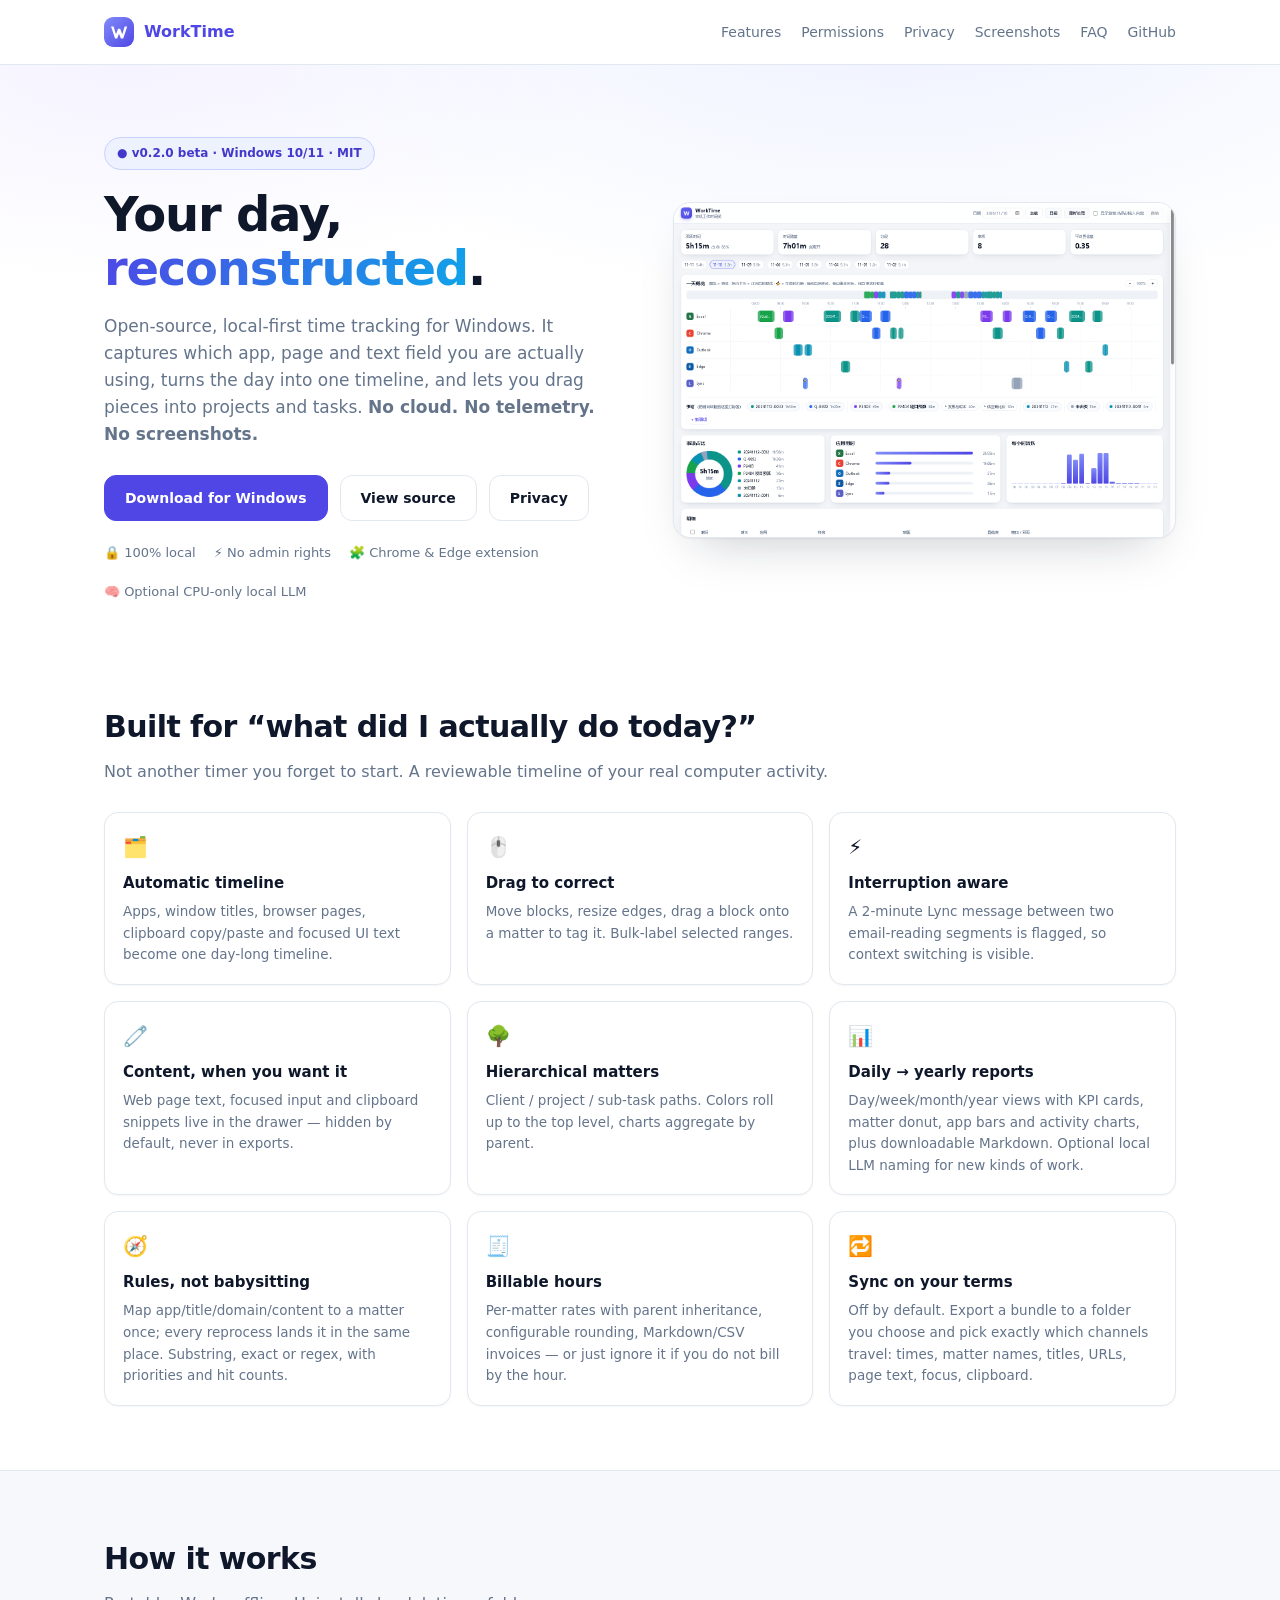
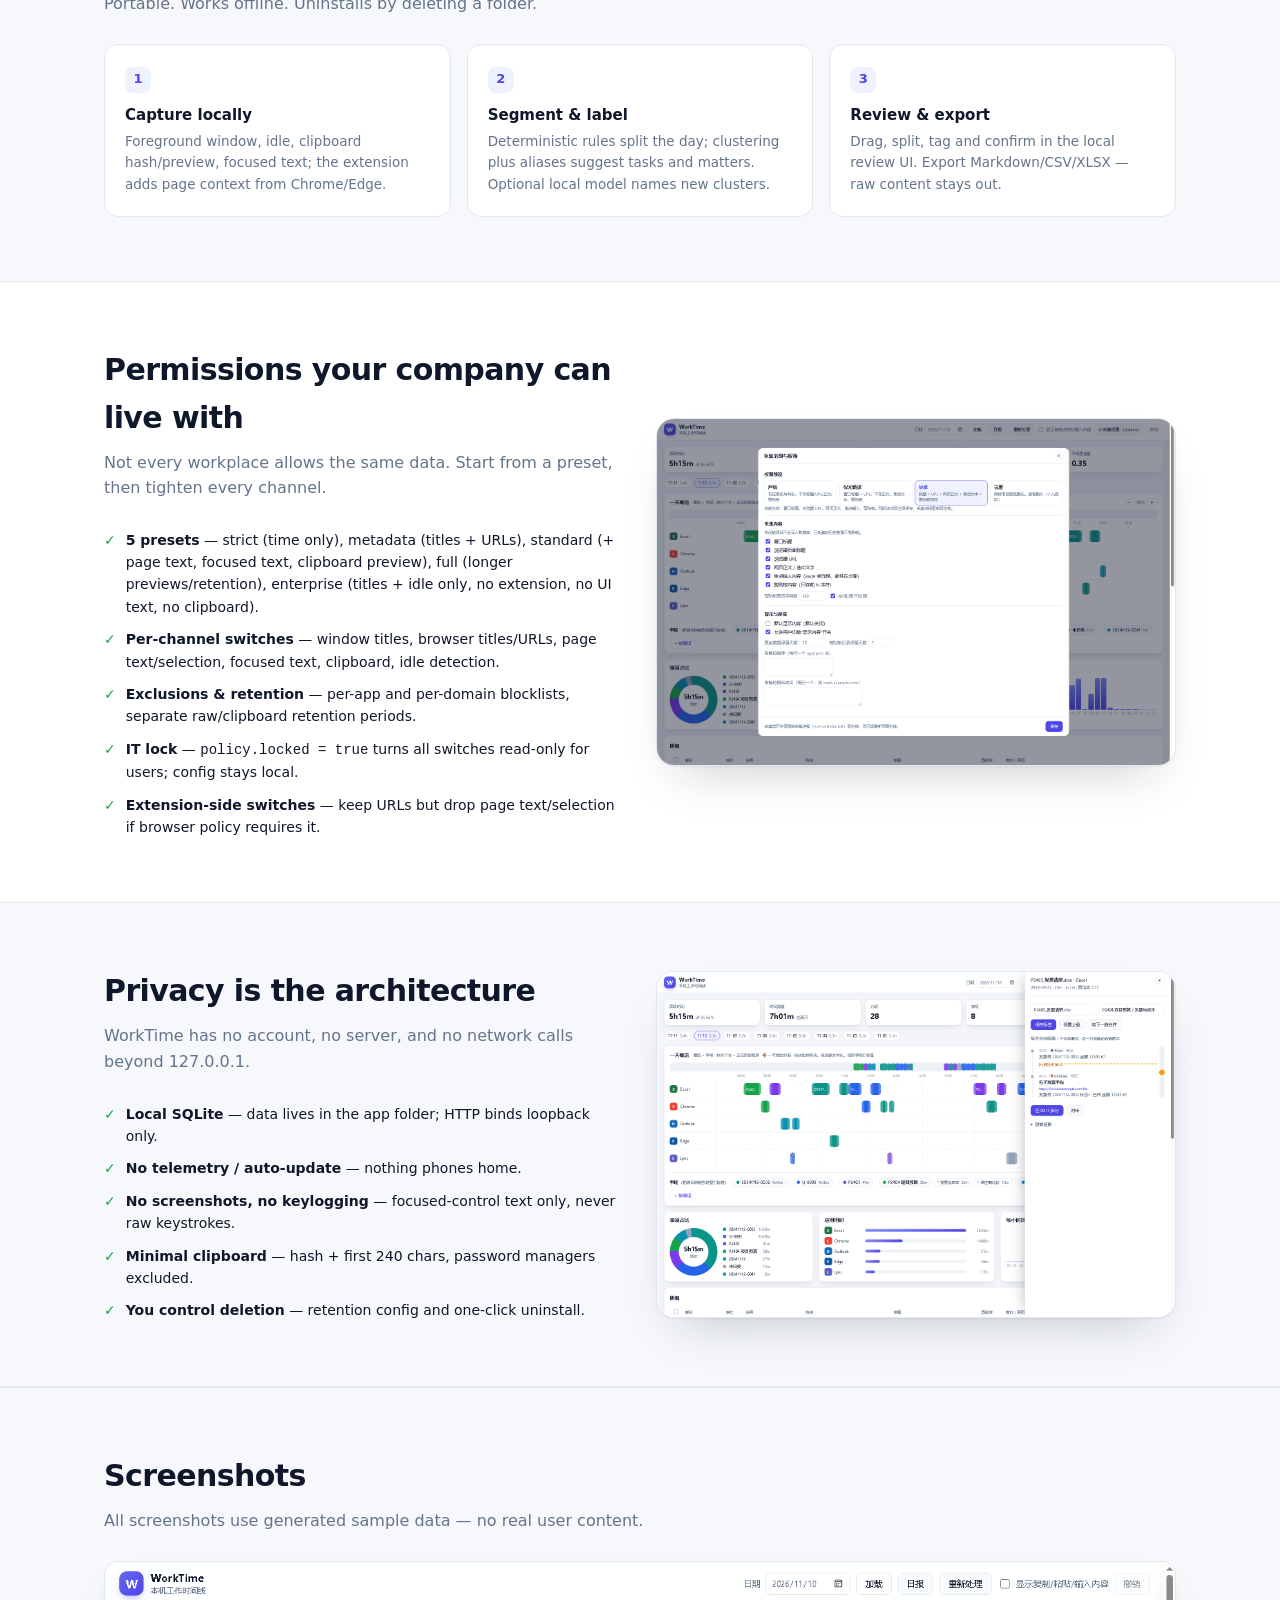
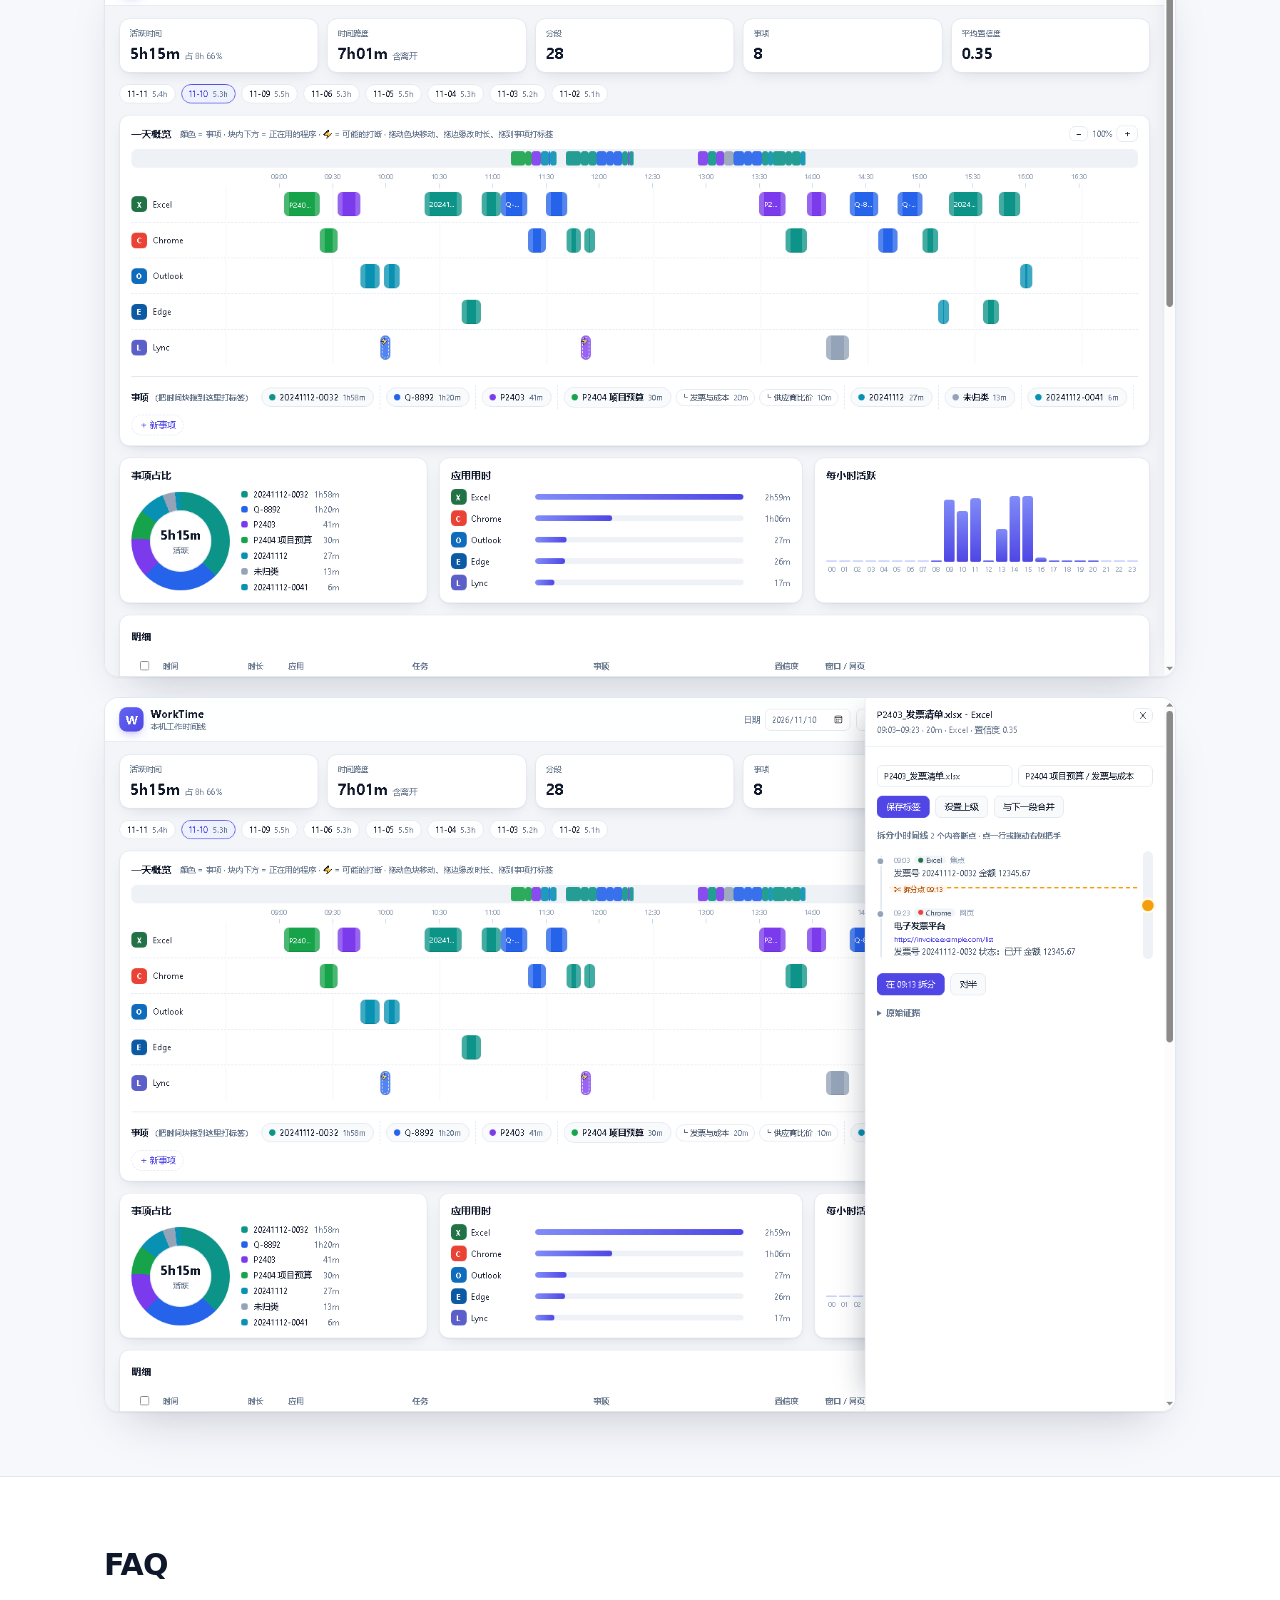
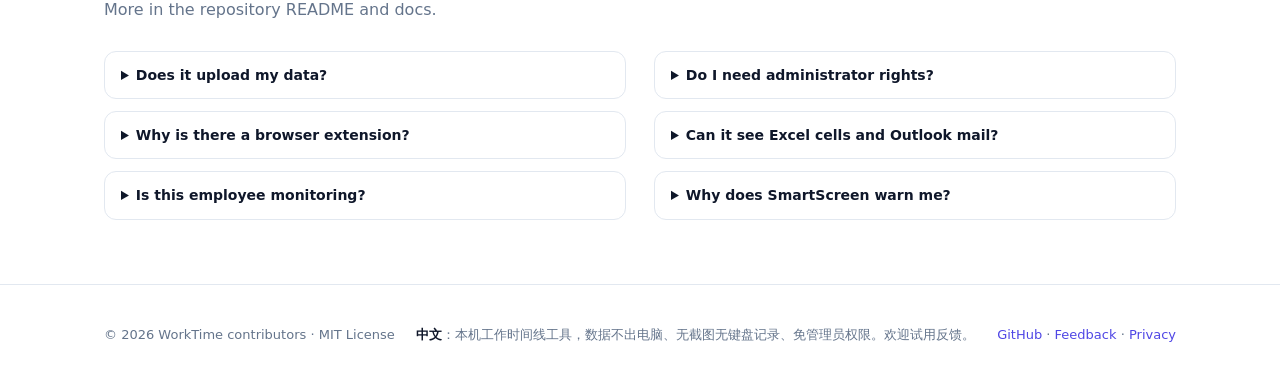
<file: docs/index.html>
<!doctype html>
<html lang="en">
<head>
<meta charset="utf-8">
<meta name="viewport" content="width=device-width, initial-scale=1">
<title>WorkTime — local-first work timeline for Windows</title>
<meta name="description" content="Open-source, local-first time tracking for Windows. Automatic app/page timeline, drag-to-label, interruption detection, hierarchical matters. No cloud, no telemetry.">
<meta property="og:title" content="WorkTime — your day, reconstructed">
<meta property="og:description" content="Local-first work timeline for Windows. Open source, no cloud, no telemetry, no screenshots.">
<meta property="og:image" content="https://xlc-c.github.io/worktime/assets/social-card.png">
<meta property="og:type" content="website">
<meta name="twitter:card" content="summary_large_image">
<link rel="icon" href="assets/logo.svg">
<style>
  :root {
    --ink: #0f172a; --muted: #64748b; --line: #e2e8f0;
    --bg: #ffffff; --soft: #f6f8fc; --accent: #4f46e5; --accent2: #818cf8;
    --green: #16a34a; --radius: 18px;
    --shadow: 0 1px 2px rgba(15,23,42,.05), 0 24px 48px -24px rgba(15,23,42,.25);
  }
  * { box-sizing: border-box; }
  html { scroll-behavior: smooth; }
  body {
    margin: 0; color: var(--ink); background: var(--bg);
    font-family: "Inter", "Segoe UI", "Microsoft YaHei", system-ui, -apple-system, sans-serif;
    line-height: 1.6; -webkit-font-smoothing: antialiased;
  }
  a { color: var(--accent); text-decoration: none; }
  .wrap { max-width: 1120px; margin: 0 auto; padding: 0 24px; }
  header {
    position: sticky; top: 0; z-index: 20; backdrop-filter: blur(10px);
    background: rgba(255,255,255,.86); border-bottom: 1px solid var(--line);
  }
  header .wrap { display: flex; align-items: center; justify-content: space-between; height: 64px; }
  .brand { display: flex; align-items: center; gap: 10px; font-weight: 700; }
  .brand img { width: 30px; height: 30px; border-radius: 9px; }
  nav { display: flex; gap: 20px; font-size: 14px; }
  nav a { color: var(--muted); }
  nav a:hover { color: var(--ink); }
  .hero { padding: 72px 0 36px; background:
    radial-gradient(1200px 500px at 70% -10%, #eef2ff 0%, transparent 60%),
    radial-gradient(900px 400px at 10% 0%, #f5f3ff 0%, transparent 55%);
  }
  .hero-grid { display: grid; grid-template-columns: 1.05fr 1fr; gap: 40px; align-items: center; }
  .pill {
    display: inline-flex; align-items: center; gap: 8px; padding: 6px 12px;
    border: 1px solid #c7d2fe; background: #eef2ff; color: #4338ca;
    border-radius: 999px; font-size: 12px; font-weight: 600;
  }
  h1 { font-size: 48px; line-height: 1.12; letter-spacing: -1.2px; margin: 18px 0 14px; }
  h1 em { font-style: normal; background: linear-gradient(120deg, #4f46e5, #0ea5e9); -webkit-background-clip: text; background-clip: text; color: transparent; }
  .lead { color: var(--muted); font-size: 17px; max-width: 520px; }
  .cta { display: flex; gap: 12px; flex-wrap: wrap; margin-top: 26px; }
  .btn {
    display: inline-flex; align-items: center; gap: 8px; padding: 11px 20px;
    border-radius: 12px; font-size: 14px; font-weight: 600; border: 1px solid var(--line);
    color: var(--ink); background: #fff; transition: .15s;
  }
  .btn:hover { transform: translateY(-1px); box-shadow: var(--shadow); }
  .btn.primary { background: var(--accent); border-color: var(--accent); color: #fff; }
  .btn.primary:hover { background: #4338ca; }
  .meta { display: flex; gap: 18px; flex-wrap: wrap; margin-top: 22px; color: var(--muted); font-size: 13px; }
  .meta span { display: inline-flex; align-items: center; gap: 6px; }
  .shot {
    border-radius: var(--radius); border: 1px solid var(--line); background: #fff;
    box-shadow: var(--shadow); overflow: hidden;
  }
  .shot img { display: block; width: 100%; height: auto; }
  section { padding: 64px 0; }
  section.soft { background: var(--soft); border-top: 1px solid var(--line); border-bottom: 1px solid var(--line); }
  h2 { font-size: 30px; letter-spacing: -.6px; margin: 0 0 8px; }
  .sub { color: var(--muted); margin: 0 0 28px; }
  .cards { display: grid; grid-template-columns: repeat(3, 1fr); gap: 16px; }
  .card {
    background: #fff; border: 1px solid var(--line); border-radius: 14px; padding: 18px;
    box-shadow: 0 1px 2px rgba(15,23,42,.04);
  }
  .card .ico { font-size: 20px; }
  .card h3 { margin: 8px 0 6px; font-size: 15px; }
  .card p { margin: 0; color: var(--muted); font-size: 13.5px; }
  .steps { display: grid; grid-template-columns: repeat(3, 1fr); gap: 16px; counter-reset: s; }
  .step {
    background: #fff; border: 1px solid var(--line); border-radius: 14px; padding: 20px;
  }
  .step::before {
    counter-increment: s; content: counter(s);
    display: inline-grid; place-items: center; width: 26px; height: 26px;
    border-radius: 8px; background: #eef2ff; color: var(--accent); font-weight: 700; font-size: 13px;
  }
  .step h3 { font-size: 15px; margin: 10px 0 4px; }
  .step p { margin: 0; color: var(--muted); font-size: 13.5px; }
  .privacy { display: grid; grid-template-columns: 1fr 1fr; gap: 32px; align-items: center; }
  .checks { list-style: none; padding: 0; margin: 0; display: grid; gap: 10px; font-size: 14px; }
  .checks li { display: flex; gap: 10px; align-items: flex-start; }
  .checks b { color: var(--green); }
  .shots { display: grid; grid-template-columns: 1fr; gap: 20px; }
  .shots img { width: 100%; border-radius: 14px; border: 1px solid var(--line); box-shadow: var(--shadow); }
  .faq { display: grid; grid-template-columns: 1fr 1fr; gap: 12px 28px; }
  details { border: 1px solid var(--line); border-radius: 12px; padding: 12px 16px; background: #fff; }
  summary { cursor: pointer; font-weight: 600; font-size: 14px; }
  details p { color: var(--muted); font-size: 13.5px; margin: 8px 0 0; }
  footer { padding: 40px 0; color: var(--muted); font-size: 13px; border-top: 1px solid var(--line); }
  footer .wrap { display: flex; justify-content: space-between; gap: 20px; flex-wrap: wrap; }
  .lang { font-size: 13px; color: var(--muted); }
  .lang strong { color: var(--ink); }
  @media (max-width: 860px) {
    .hero-grid, .cards, .steps, .privacy, .faq { grid-template-columns: 1fr; }
    h1 { font-size: 36px; }
    nav { display: none; }
  }
</style>
</head>
<body>

<header>
  <div class="wrap">
    <a class="brand" href="#"><img src="assets/logo.svg" alt="">WorkTime</a>
    <nav>
      <a href="#features">Features</a>
      <a href="#permissions">Permissions</a>
      <a href="#privacy">Privacy</a>
      <a href="#screens">Screenshots</a>
      <a href="#faq">FAQ</a>
      <!-- Replace with your repository URL -->
      <a href="https://github.com/xlc-c/worktime">GitHub</a>
    </nav>
  </div>
</header>

<div class="hero">
  <div class="wrap hero-grid">
    <div>
      <span class="pill">● v0.2.0 beta · Windows 10/11 · MIT</span>
      <h1>Your day, <em>reconstructed</em>.</h1>
      <p class="lead">
        Open-source, local-first time tracking for Windows. It captures which app, page and text
        field you are actually using, turns the day into one timeline, and lets you drag pieces
        into projects and tasks. <strong>No cloud. No telemetry. No screenshots.</strong>
      </p>
      <div class="cta">
        <!-- Replace xlc-c/worktime with your repo -->
        <a class="btn primary" href="https://github.com/xlc-c/worktime/releases/latest">Download for Windows</a>
        <a class="btn" href="https://github.com/xlc-c/worktime">View source</a>
        <a class="btn" href="https://github.com/xlc-c/worktime/blob/main/docs/privacy.md">Privacy</a>
      </div>
      <div class="meta">
        <span>🔒 100% local</span>
        <span>⚡ No admin rights</span>
        <span>🧩 Chrome &amp; Edge extension</span>
        <span>🧠 Optional CPU-only local LLM</span>
      </div>
    </div>
    <div class="shot"><img src="assets/full.png" alt="WorkTime timeline with per-app lanes, charts and hierarchy"></div>
  </div>
</div>

<section id="features">
  <div class="wrap">
    <h2>Built for “what did I actually do today?”</h2>
    <p class="sub">Not another timer you forget to start. A reviewable timeline of your real computer activity.</p>
    <div class="cards">
      <div class="card"><div class="ico">🗂️</div><h3>Automatic timeline</h3><p>Apps, window titles, browser pages, clipboard copy/paste and focused UI text become one day-long timeline.</p></div>
      <div class="card"><div class="ico">🖱️</div><h3>Drag to correct</h3><p>Move blocks, resize edges, drag a block onto a matter to tag it. Bulk-label selected ranges.</p></div>
      <div class="card"><div class="ico">⚡</div><h3>Interruption aware</h3><p>A 2-minute Lync message between two email-reading segments is flagged, so context switching is visible.</p></div>
      <div class="card"><div class="ico">🧷</div><h3>Content, when you want it</h3><p>Web page text, focused input and clipboard snippets live in the drawer — hidden by default, never in exports.</p></div>
      <div class="card"><div class="ico">🌳</div><h3>Hierarchical matters</h3><p>Client / project / sub-task paths. Colors roll up to the top level, charts aggregate by parent.</p></div>
      <div class="card"><div class="ico">📊</div><h3>Daily → yearly reports</h3><p>Day/week/month/year views with KPI cards, matter donut, app bars and activity charts, plus downloadable Markdown. Optional local LLM naming for new kinds of work.</p></div>
      <div class="card"><div class="ico">🧭</div><h3>Rules, not babysitting</h3><p>Map app/title/domain/content to a matter once; every reprocess lands it in the same place. Substring, exact or regex, with priorities and hit counts.</p></div>
      <div class="card"><div class="ico">🧾</div><h3>Billable hours</h3><p>Per-matter rates with parent inheritance, configurable rounding, Markdown/CSV invoices — or just ignore it if you do not bill by the hour.</p></div>
      <div class="card"><div class="ico">🔁</div><h3>Sync on your terms</h3><p>Off by default. Export a bundle to a folder you choose and pick exactly which channels travel: times, matter names, titles, URLs, page text, focus, clipboard.</p></div>
    </div>
  </div>
</section>

<section class="soft">
  <div class="wrap">
    <h2>How it works</h2>
    <p class="sub">Portable. Works offline. Uninstalls by deleting a folder.</p>
    <div class="steps">
      <div class="step"><h3>Capture locally</h3><p>Foreground window, idle, clipboard hash/preview, focused text; the extension adds page context from Chrome/Edge.</p></div>
      <div class="step"><h3>Segment &amp; label</h3><p>Deterministic rules split the day; clustering plus aliases suggest tasks and matters. Optional local model names new clusters.</p></div>
      <div class="step"><h3>Review &amp; export</h3><p>Drag, split, tag and confirm in the local review UI. Export Markdown/CSV/XLSX — raw content stays out.</p></div>
    </div>
  </div>
</section>

<section id="permissions">
  <div class="wrap privacy">
    <div>
      <h2>Permissions your company can live with</h2>
      <p class="sub">Not every workplace allows the same data. Start from a preset, then tighten every channel.</p>
      <ul class="checks">
        <li><b>✓</b><div><strong>5 presets</strong> — strict (time only), metadata (titles + URLs),
          standard (+ page text, focused text, clipboard preview), full (longer previews/retention),
          enterprise (titles + idle only, no extension, no UI text, no clipboard).</div></li>
        <li><b>✓</b><div><strong>Per-channel switches</strong> — window titles, browser titles/URLs,
          page text/selection, focused text, clipboard, idle detection.</div></li>
        <li><b>✓</b><div><strong>Exclusions &amp; retention</strong> — per-app and per-domain blocklists,
          separate raw/clipboard retention periods.</div></li>
        <li><b>✓</b><div><strong>IT lock</strong> — <code>policy.locked = true</code> turns all switches
          read-only for users; config stays local.</div></li>
        <li><b>✓</b><div><strong>Extension-side switches</strong> — keep URLs but drop page text/selection
          if browser policy requires it.</div></li>
      </ul>
    </div>
    <div class="shot"><img src="assets/settings.png" alt="Capture scope and permission presets"></div>
  </div>
</section>

<section class="soft" id="privacy">
  <div class="wrap privacy">
    <div>
      <h2>Privacy is the architecture</h2>
      <p class="sub">WorkTime has no account, no server, and no network calls beyond 127.0.0.1.</p>
      <ul class="checks">
        <li><b>✓</b><div><strong>Local SQLite</strong> — data lives in the app folder; HTTP binds loopback only.</div></li>
        <li><b>✓</b><div><strong>No telemetry / auto-update</strong> — nothing phones home.</div></li>
        <li><b>✓</b><div><strong>No screenshots, no keylogging</strong> — focused-control text only, never raw keystrokes.</div></li>
        <li><b>✓</b><div><strong>Minimal clipboard</strong> — hash + first 240 chars, password managers excluded.</div></li>
        <li><b>✓</b><div><strong>You control deletion</strong> — retention config and one-click uninstall.</div></li>
      </ul>
    </div>
    <div class="shot"><img src="assets/drawer.png" alt="WorkTime detail drawer with content and split timeline"></div>
  </div>
</section>

<section id="screens" class="soft">
  <div class="wrap">
    <h2>Screenshots</h2>
    <p class="sub">All screenshots use generated sample data — no real user content.</p>
    <div class="shots">
      <img src="assets/full.png" alt="Full day timeline">
      <img src="assets/drawer.png" alt="Drawer with split timeline and content">
    </div>
  </div>
</section>

<section id="faq">
  <div class="wrap">
    <h2>FAQ</h2>
    <p class="sub">More in the repository README and docs.</p>
    <div class="faq">
      <details><summary>Does it upload my data?</summary><p>No. There is no cloud component; the only network endpoints are localhost. You can run it fully offline.</p></details>
      <details><summary>Do I need administrator rights?</summary><p>No. It runs as a portable folder under your user profile and adds a per-user Startup shortcut.</p></details>
      <details><summary>Why is there a browser extension?</summary><p>Browsers do not expose the active page to native apps. The extension sends URL/title/visible text to 127.0.0.1 only, with a per-install token.</p></details>
      <details><summary>Can it see Excel cells and Outlook mail?</summary><p>Yes, via Windows UI Automation focused-control text, when the app exposes it. You can toggle content display and keep it out of exports.</p></details>
      <details><summary>Is this employee monitoring?</summary><p>No. It is a personal work-review tool. If used at work, get IT approval and follow your company’s data policy.</p></details>
      <details><summary>Why does SmartScreen warn me?</summary><p>The ZIP is not code-signed yet. Verify the SHA-256 in the release notes, or build from source.</p></details>
    </div>
  </div>
</section>

<footer>
  <div class="wrap">
    <div>© 2026 WorkTime contributors · MIT License</div>
    <div class="lang"><strong>中文</strong>：本机工作时间线工具，数据不出电脑、无截图无键盘记录、免管理员权限。欢迎试用反馈。</div>
    <div>
      <!-- Replace links -->
      <a href="https://github.com/xlc-c/worktime">GitHub</a> ·
      <a href="https://github.com/xlc-c/worktime/issues">Feedback</a> ·
      <a href="https://github.com/xlc-c/worktime/blob/main/docs/privacy.md">Privacy</a>
    </div>
  </div>
</footer>

</body>
</html>
</file>
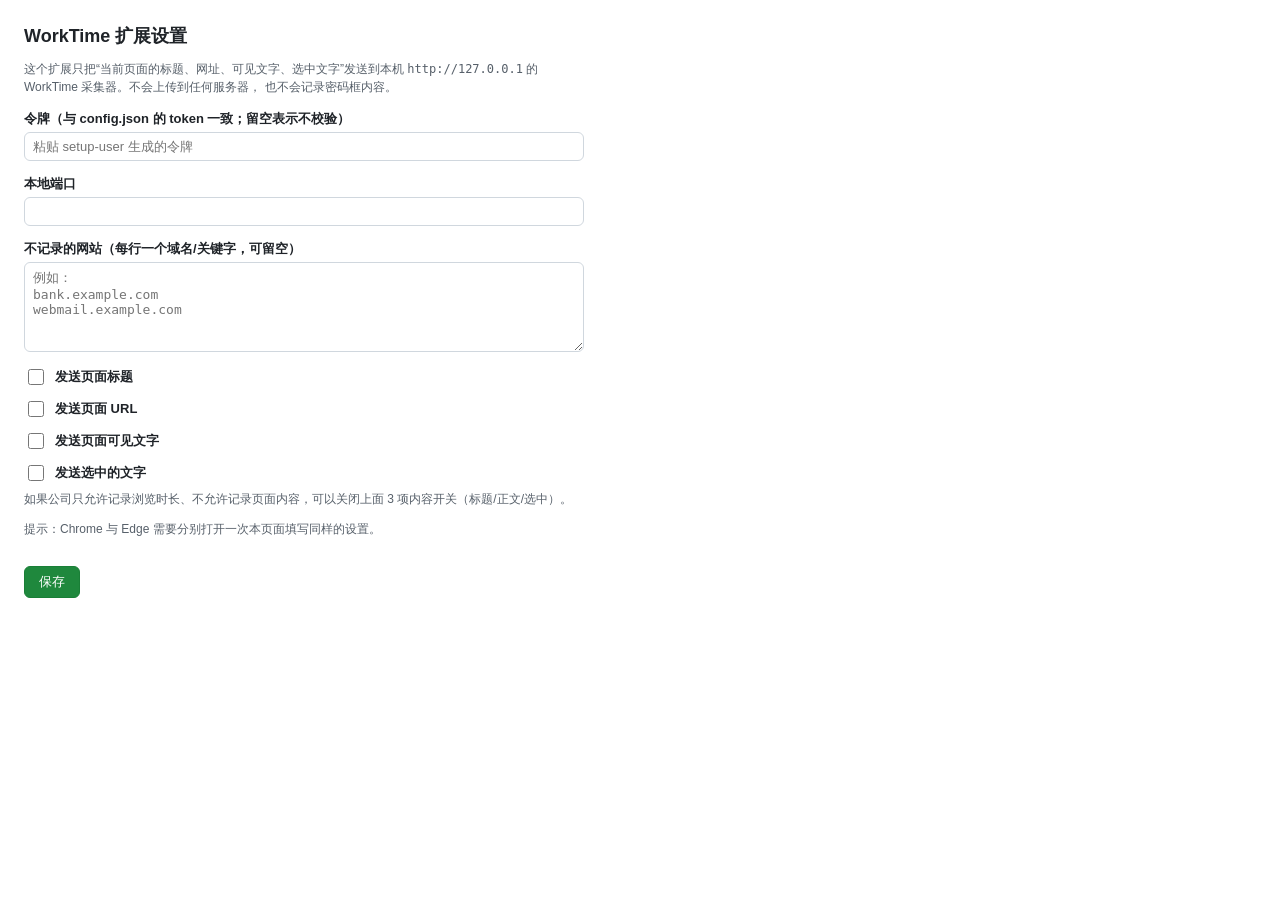
<file: extension/options.html>
<!doctype html>
<html lang="zh-CN">
<head>
<meta charset="utf-8">
<title>WorkTime 扩展设置</title>
<style>
  body { font-family: "Segoe UI", "Microsoft YaHei", sans-serif; margin: 24px; max-width: 560px; color: #1f2328; }
  h1 { font-size: 18px; }
  label { display:block; margin: 14px 0 4px; font-weight: 600; font-size: 13px; }
  input[type=text], input[type=password], input[type=number], textarea { width:100%; box-sizing:border-box; padding:6px 8px; border:1px solid #d0d7de; border-radius:6px; font-size:13px; }
  textarea { height: 90px; }
  .hint { color:#57606a; font-size:12px; margin-top:6px; line-height:1.5; }
  button { margin-top:16px; padding:6px 14px; border:1px solid #1a7f37; background:#1f883d; color:#fff; border-radius:6px; cursor:pointer; }
  #msg { margin-top:10px; color:#1a7f37; font-size:13px; }
  .check { display:flex; align-items:center; gap:8px; font-size:13px; font-weight:600; margin-top:10px; }
  .check input { width:16px; height:16px; accent-color:#4f46e5; }
</style>
</head>
<body>
  <h1>WorkTime 扩展设置</h1>
  <p class="hint">
    这个扩展只把“当前页面的标题、网址、可见文字、选中文字”发送到本机
    <code>http://127.0.0.1</code> 的 WorkTime 采集器。不会上传到任何服务器，
    也不会记录密码框内容。
  </p>
  <label>令牌（与 config.json 的 token 一致；留空表示不校验）</label>
  <input id="token" type="password" autocomplete="off" placeholder="粘贴 setup-user 生成的令牌">
  <label>本地端口</label>
  <input id="port" type="number" min="1024" max="65535" step="1">
  <label>不记录的网站（每行一个域名/关键字，可留空）</label>
  <textarea id="denylist" placeholder="例如：&#10;bank.example.com&#10;webmail.example.com"></textarea>
  <label class="check"><input id="sendTitle" type="checkbox"> 发送页面标题</label>
  <label class="check"><input id="sendUrl" type="checkbox"> 发送页面 URL</label>
  <label class="check"><input id="sendPageText" type="checkbox"> 发送页面可见文字</label>
  <label class="check"><input id="sendSelection" type="checkbox"> 发送选中的文字</label>
  <p class="hint">如果公司只允许记录浏览时长、不允许记录页面内容，可以关闭上面 3 项内容开关（标题/正文/选中）。</p>
  <p class="hint">提示：Chrome 与 Edge 需要分别打开一次本页面填写同样的设置。</p>
  <button id="save">保存</button>
  <div id="msg"></div>
  <script src="options.js"></script>
</body>
</html>
</file>
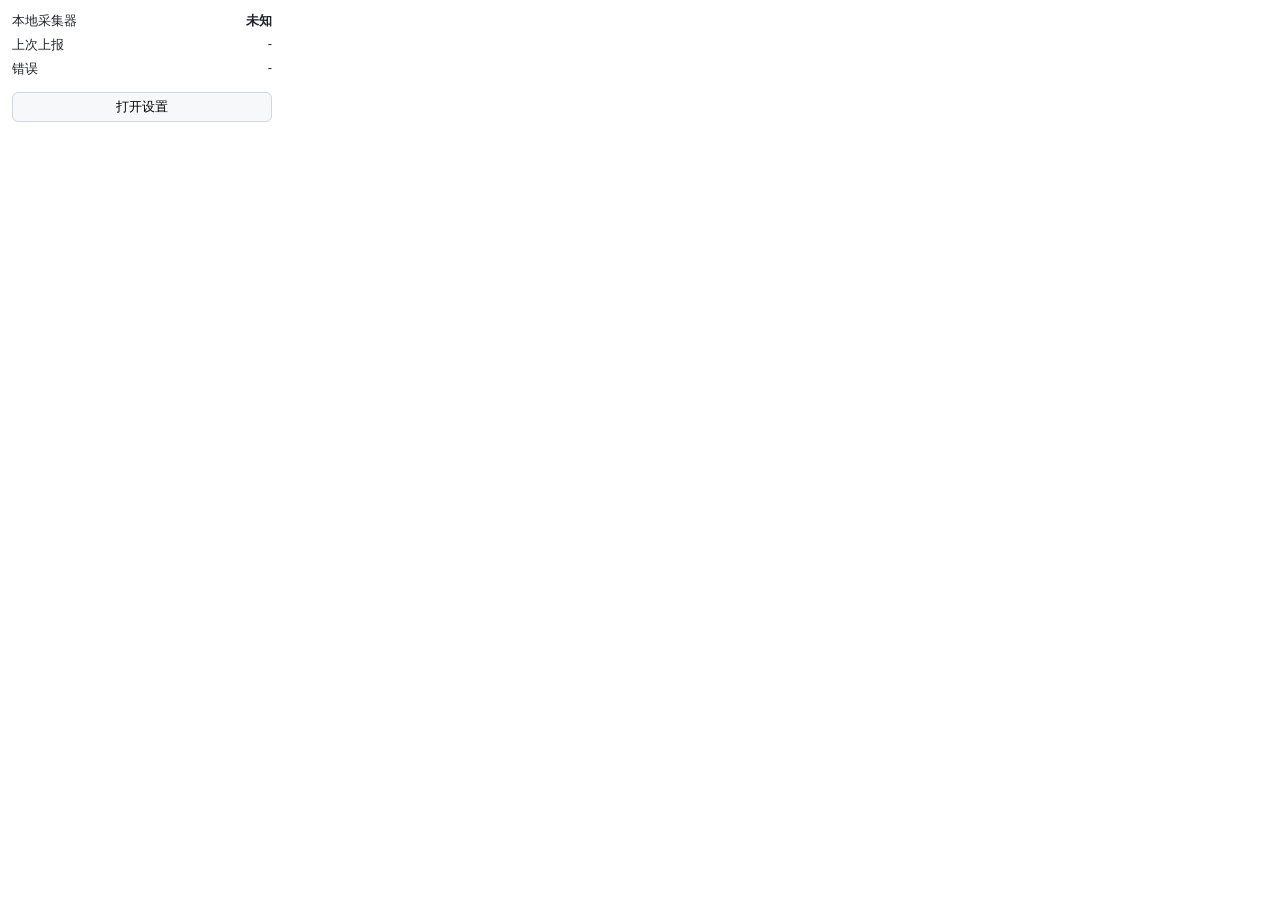
<file: extension/popup.html>
<!doctype html>
<html lang="zh-CN">
<head>
<meta charset="utf-8">
<title>WorkTime</title>
<style>
  body { font-family: "Segoe UI", "Microsoft YaHei", sans-serif; width: 260px; margin: 12px; color:#1f2328; font-size:13px; }
  .row { display:flex; justify-content:space-between; margin:6px 0; }
  .ok { color:#1a7f37; } .bad { color:#cf222e; }
  button { margin-top:8px; width:100%; padding:5px; border:1px solid #d0d7de; background:#f6f8fa; border-radius:6px; cursor:pointer; }
</style>
</head>
<body>
  <div class="row"><span>本地采集器</span><b id="status">检查中…</b></div>
  <div class="row"><span>上次上报</span><span id="last">-</span></div>
  <div class="row"><span>错误</span><span id="error">-</span></div>
  <button id="options">打开设置</button>
  <script src="popup.js"></script>
</body>
</html>
</file>
